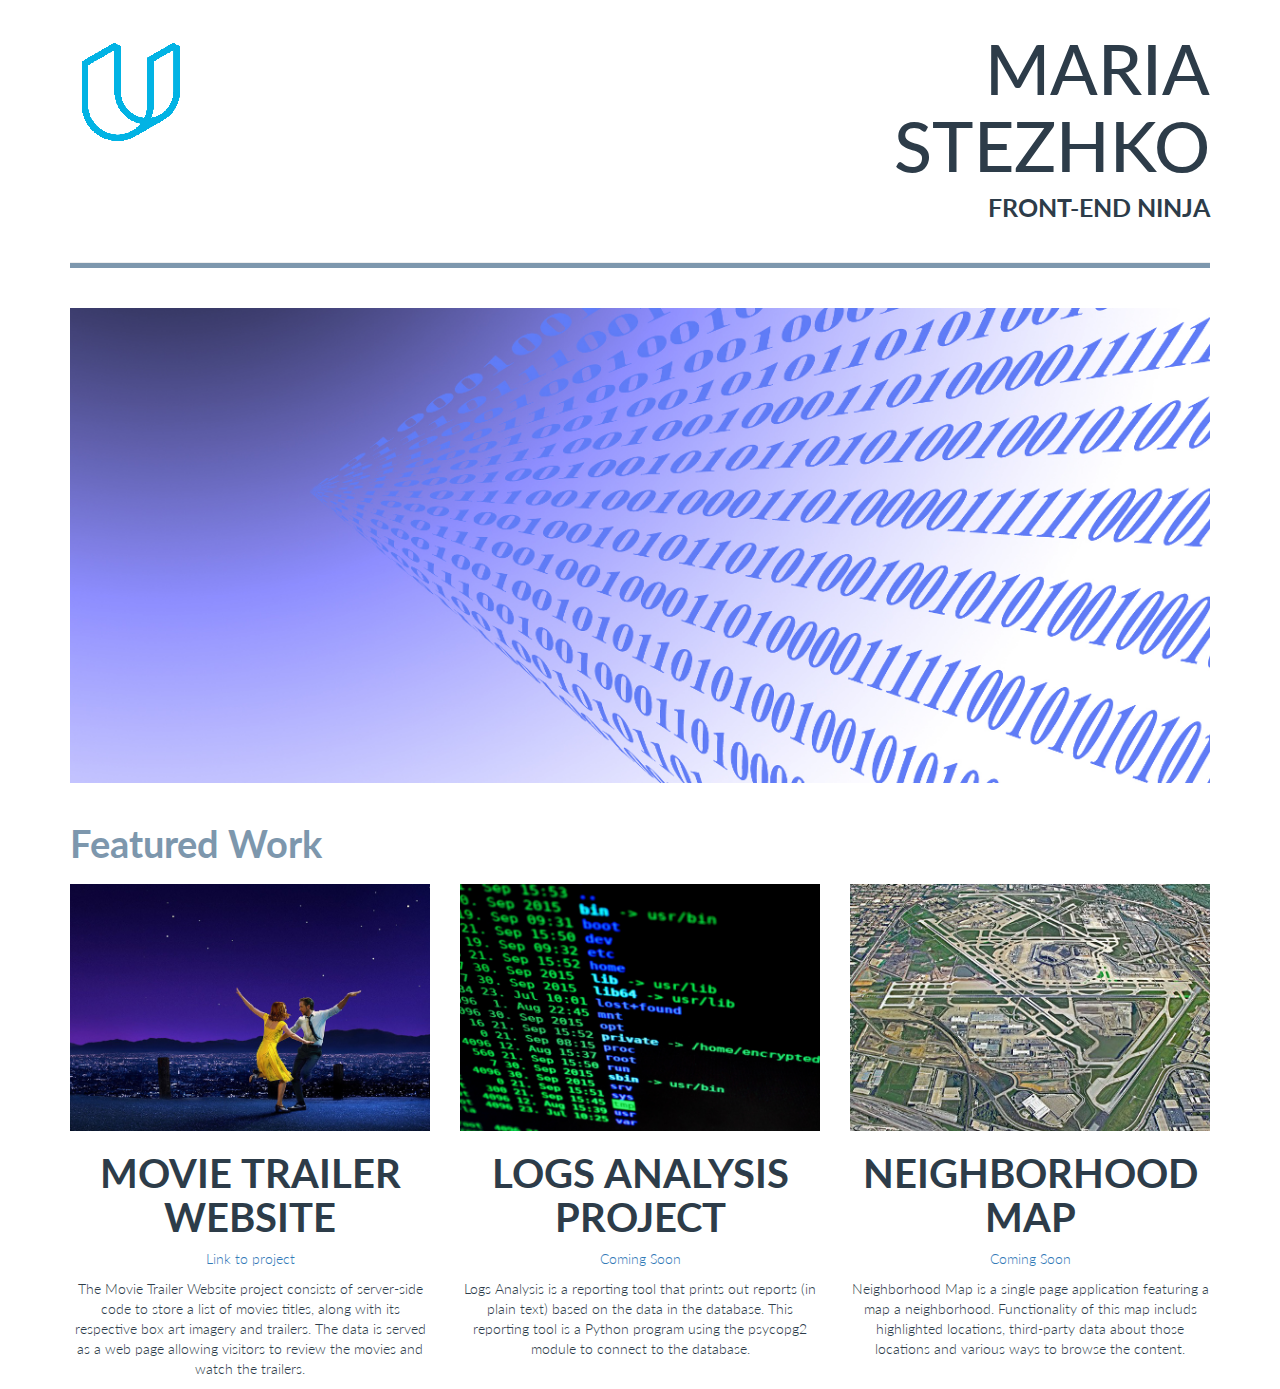
<file: index.html>
<!DOCTYPE html>
<html lang="en">
    <head>
        <meta charset="utf-8">
        <meta http-equiv="X-UA-Compatible" content="IE=edge">
        <meta name="viewport" content="width=device-width, initial-scale=1">
        <title>Portfolio Page</title>
        <link href="https://fonts.googleapis.com/css?family=Lato:100,300" rel="stylesheet">
        <link rel="stylesheet" href="css/bootstrap.css">
        <link rel="stylesheet" href="css/styles.css">
    </head>

    <body>
        <div class="container">

<!-- This section displays the header -->

            <header class="header">
                <div class="row">
                    <div class="col-md-6">
                        <img class="title-logo" src="img/logo.png" alt="Udacity logo">
                    </div>
                    <div class="col-md-6 text-right text-uppercase">
                        <h1 class="title-name">Maria Stezhko</h1>
                        <h4>Front-end Ninja</h4>
                    </div>
                </div>
                <div class="row">
                    <div class="col-md-12">
                        <hr>
                    </div>
                </div>
            </header>

<!-- This section displays the main image and featured projects -->

            <section id="main">
                <div class="row">
                    <div class="col-md-12">
                        <img class="img-responsive" src="img/mainimage.png" alt="Main image">
                    </div>
                </div>
                <div class="row">
                    <div class="col-md-12">
                        <h2>Featured Work</h2>
                    </div>
                </div>
                <div class="row">
                    <div class="col-md-4">
                        <figure>
                            <img class="img-responsive" src="img/movietrailer.png" alt="Movie Trailer Website">
                            <figcaption class="text-center">
                                <h3 class="text-uppercase">Movie Trailer Website</h3>
                                <p><a href="https://github.com/stemari/Movie-Trailer-Website">Link to project</a></p>
                                <p>The Movie Trailer Website project consists of server-side code to store a list of movies titles,
                                   along with its respective box art imagery and trailers. The data is served as a web
                                   page allowing visitors to review the movies and watch the trailers.</p>
                            </figcaption>
                        </figure>
                    </div>
                    <div class="col-md-4">
                        <figure>
                            <img class="img-responsive" src="img/logsanalysis.png" alt="Log Analysis Project">
                            <figcaption class="text-center">
                                <h3 class="text-uppercase">Logs Analysis Project</h3>
                                <p><a href="https://github.com/stemari/Logs-Analysis-Project">Coming Soon</a></p>
                                <p>Logs Analysis is a reporting tool that prints out reports (in plain text) based on the data in the
                                   database. This reporting tool is a Python program using the psycopg2 module to connect to the database.</p>
                            </figcaption>
                        </figure>
                    </div>
                    <div class="col-md-4">
                        <figure>
                            <img class="img-responsive" src="img/map.png" alt="Neighborhood Map">
                            <figcaption class="text-center">
                                <h3 class="text-uppercase">Neighborhood Map</h3>
                                <p><a href="https://github.com/stemari/Neighborhood-Map">Coming Soon</a></p>
                                <p>Neighborhood Map is a single page application featuring a map a neighborhood. Functionality of this map
                                   includs highlighted locations, third-party data about those locations and various ways to browse the content.
                            </figcaption>
                        </figure>
                    </div>
                </div>
            </section>

        </div>
    </body>
</html>
</file>
<file: css/styles.css>
body {
    font-family: 'Lato', sans-serif;
    color: #2d3c49;
    font-weight: 300;
}

/*
 *
 * Header
 *
 */

.title-logo {
    margin-top: 35px;
}

.title-name {
    font-size: 70px;
    margin-top: 30px;
}

h4 {
    font-size: 25px;
    font-weight: bold;
}

hr {
    height: 5px;
    width: 100%;
    position: relative;
    color: #7d97ad;
    background-color: #7d97ad;
    margin-bottom: 40px;
    margin-top: 30px;
}

/*
 *
 * Featured work section
 *
 */

 h2 {
     color: #7d97ad;
     margin-top: 40px;
     margin-bottom: 20px;
     font-size: 38px;
     font-weight: bold;
 }

h3 {
    font-size: 40px;
    font-weight: bold;
}

figure {
    display: inline-block;
}

figure figcaption {
    text-align: center;
}

@media (max-width: 992px) {
    .text-center {
        text-align: left
    }
}
</file>
